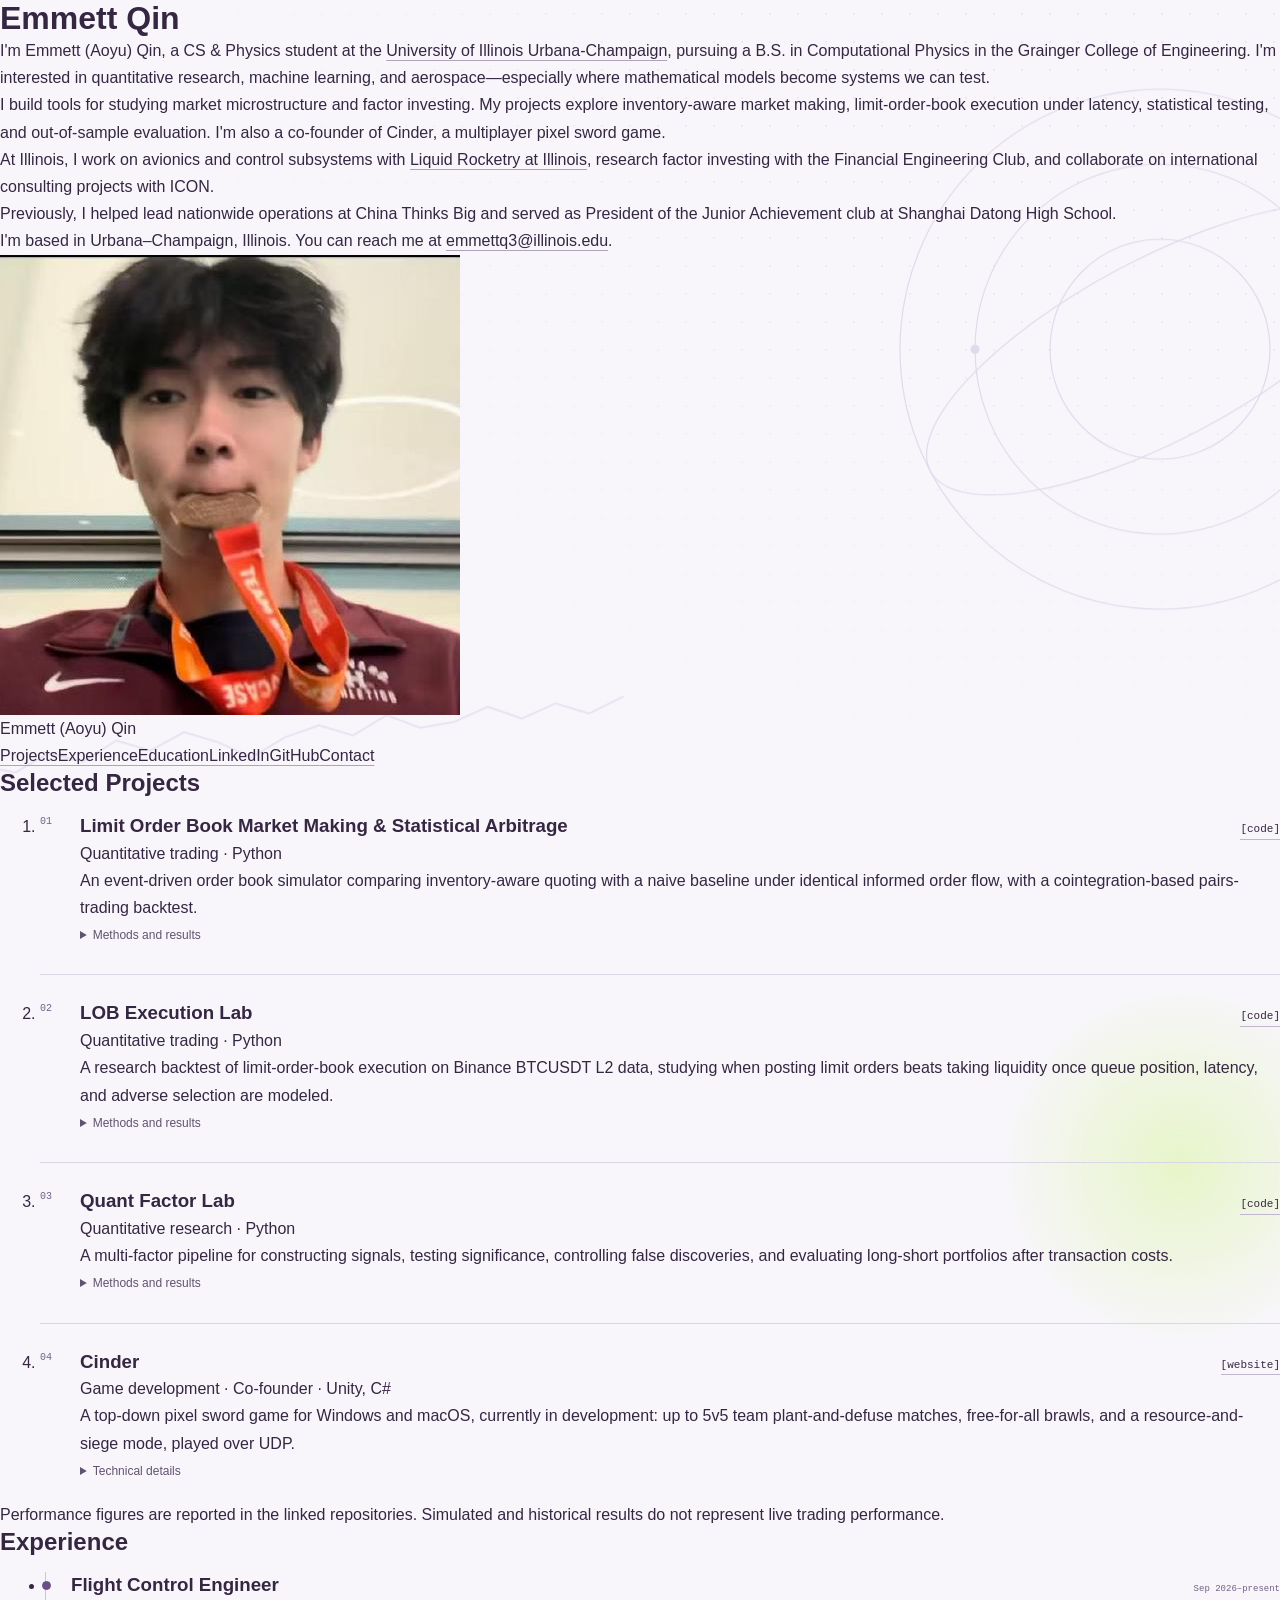
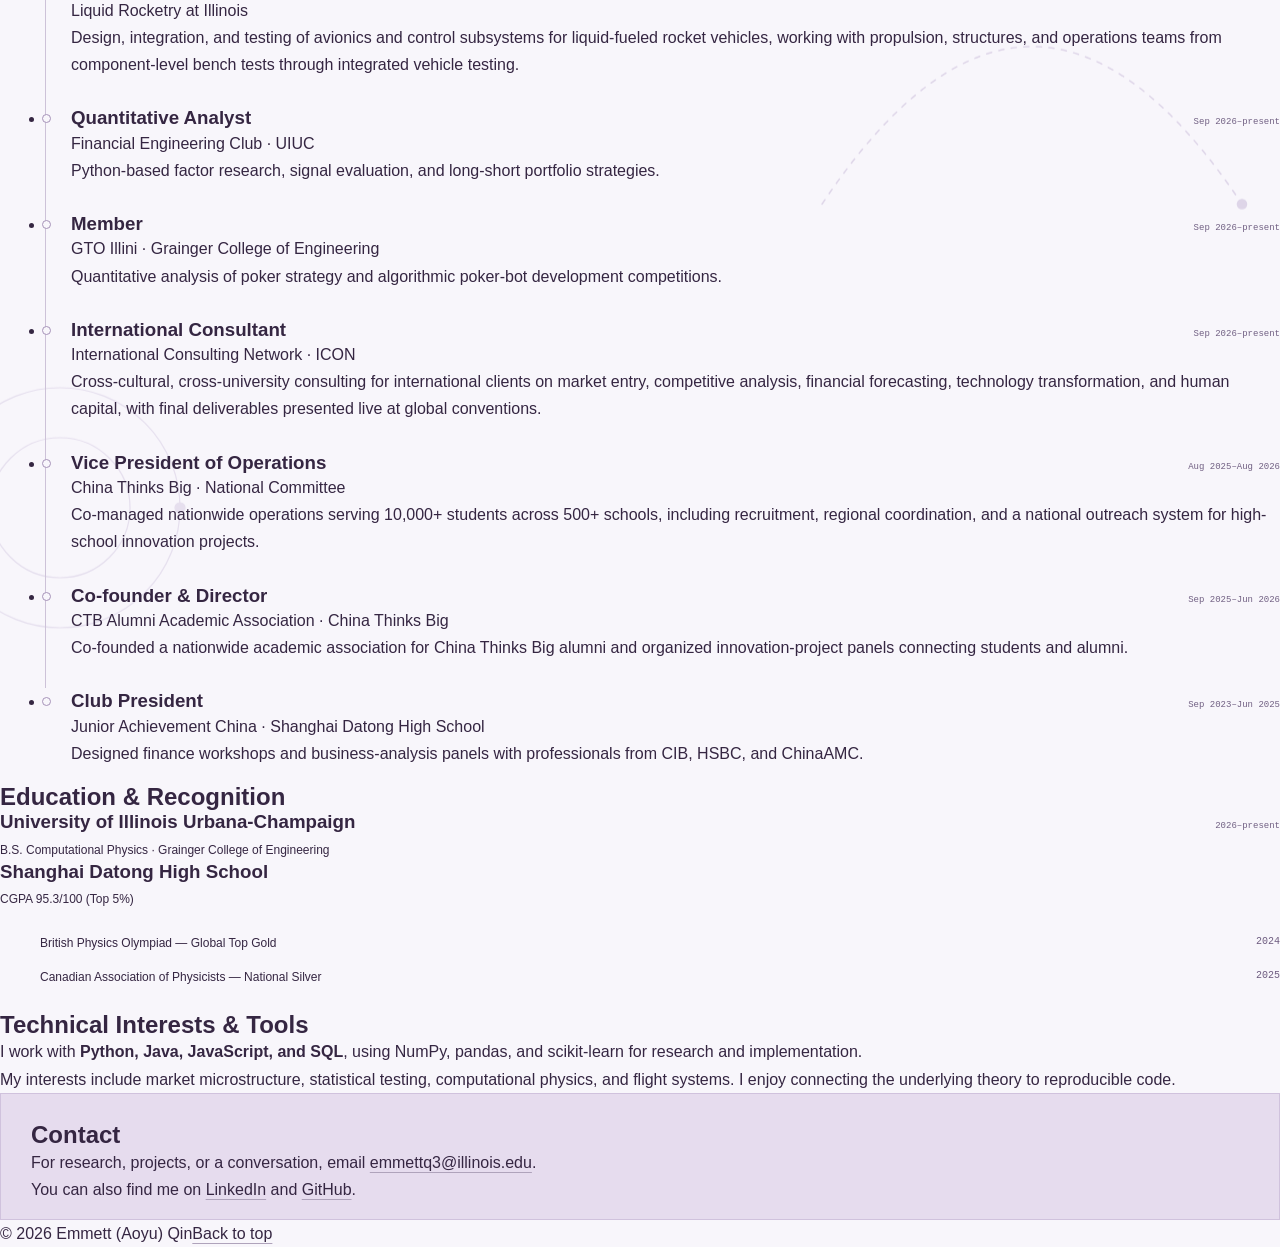
<file: index.html>
<!doctype html>
<html lang="en">
<head>
<meta charset="utf-8"><meta name="viewport" content="width=device-width,initial-scale=1">
<title>Emmett Qin</title>
<meta name="description" content="Emmett (Aoyu) Qin is a computational physics student at UIUC working on quantitative research, flight systems, and game development.">
<meta name="theme-color" content="#ffffff">
<link rel="icon" type="image/svg+xml" href="data:image/svg+xml,%3Csvg xmlns='http://www.w3.org/2000/svg' viewBox='0 0 40 40'%3E%3Crect width='40' height='40' rx='9' fill='%23101715'/%3E%3Ctext x='20' y='28' text-anchor='middle' font-family='Arial' font-size='25' font-weight='700' fill='%23ccf477'%3Ee%3C/text%3E%3C/svg%3E">
<link rel="stylesheet" href="style.css">
<link rel="stylesheet" href="parallax.css">
<script>document.documentElement.classList.add("js")</script>
</head>
<body>
<a class="skip" href="#work">Skip to projects</a>
<div class="bg-grid" aria-hidden="true"></div>
<div class="bg" aria-hidden="true">
<div class="px orbit" data-speed=".28" data-rotate=".012"><svg viewBox="0 0 560 560" stroke-width="1.2"><circle cx="280" cy="280" r="260"/><circle cx="280" cy="280" r="185"/><circle cx="280" cy="280" r="110"/><ellipse cx="280" cy="280" rx="260" ry="90" transform="rotate(-28 280 280)"/><circle cx="540" cy="280" r="6" fill="currentColor"/><circle cx="95" cy="280" r="4" fill="currentColor"/></svg></div>
<div class="px pricing" data-speed=".16"><svg viewBox="0 0 900 180" stroke-width="2" stroke-linejoin="round" stroke-linecap="round"><polyline points="0,120 40,110 80,125 120,100 160,108 200,85 240,95 280,70 320,82 360,60 400,72 440,90 480,66 520,52 560,64 600,40 640,55 680,48 720,30 760,44 800,26 840,38 880,18"/></svg></div>
<div class="px blob" data-speed=".32"></div>
<div class="px arc" data-speed=".22"><svg viewBox="0 0 400 220" stroke-width="1.4" stroke-dasharray="5 7" stroke-linecap="round"><path d="M0 210 Q 200 -90 400 210"/><circle cx="400" cy="210" r="5" fill="currentColor" stroke="none"/></svg></div>
<div class="px orbit small" data-speed=".2" data-rotate="-.015"><svg viewBox="0 0 260 260" stroke-width="1.2"><circle cx="130" cy="130" r="120"/><circle cx="130" cy="130" r="70"/><circle cx="250" cy="130" r="5" fill="currentColor"/></svg></div>
</div>
<main id="top" class="page">
<header id="about" class="intro">
<h1>Emmett Qin</h1>
<div class="intro-grid"><div class="bio">
<p>I'm Emmett (Aoyu) Qin, a CS & Physics student at the <a href="https://illinois.edu/">University of Illinois Urbana-Champaign</a>, pursuing a B.S. in Computational Physics in the Grainger College of Engineering. I'm interested in quantitative research, machine learning, and aerospace—especially where mathematical models become systems we can test.</p>
<p>I build tools for studying market microstructure and factor investing. My projects explore inventory-aware market making, limit-order-book execution under latency, statistical testing, and out-of-sample evaluation. I'm also a co-founder of Cinder, a multiplayer pixel sword game.</p>
<p>At Illinois, I work on avionics and control subsystems with <a href="#experience">Liquid Rocketry at Illinois</a>, research factor investing with the Financial Engineering Club, and collaborate on international consulting projects with ICON.</p>
<p>Previously, I helped lead nationwide operations at China Thinks Big and served as President of the Junior Achievement club at Shanghai Datong High School.</p>
<p>I'm based in Urbana–Champaign, Illinois. You can reach me at <a href="mailto:emmettq3@illinois.edu">emmettq3@illinois.edu</a>.</p>
</div><figure class="portrait" data-speed=".12" data-anchor="top" data-max="56"><img src="portrait.jpg" alt="Emmett Qin with a medal" width="460" height="460" fetchpriority="high"><figcaption>Emmett (Aoyu) Qin</figcaption></figure></div>
<nav aria-label="Main navigation"><a href="#work">Projects</a><a href="#experience">Experience</a><a href="#education">Education</a><a href="https://www.linkedin.com/in/emmett-qin-b122a6406/">LinkedIn</a><a href="https://github.com/emt-Q">GitHub</a><a href="#contact">Contact</a></nav>
</header>
<section class="reveal" id="work" aria-labelledby="work-title"><h2 id="work-title">Selected Projects</h2>
<ol class="projects">
<li class="reveal"><div class="entry-heading"><h3>Limit Order Book Market Making & Statistical Arbitrage</h3><a class="resource" href="https://github.com/emt-Q/lob-market-maker">[code]</a></div><p class="meta">Quantitative trading · Python</p><p>An event-driven order book simulator comparing inventory-aware quoting with a naive baseline under identical informed order flow, with a cointegration-based pairs-trading backtest.</p><details><summary>Methods and results</summary><div class="detail-body"><p>Price-time priority, reservation-price quoting, position limits, adverse-selection measurement, and rolling OLS hedge ratios.</p><p>The inventory-aware agent reports a session Sharpe of <strong>15.9</strong>, versus <strong>−13.6</strong> for the naive baseline. This is a controlled simulation using seed 7 and 6,000 ticks, not live trading.</p></div></details></li>
<li class="reveal"><div class="entry-heading"><h3>LOB Execution Lab</h3><a class="resource" href="https://github.com/emt-Q/lob-execution-lab">[code]</a></div><p class="meta">Quantitative trading · Python</p><p>A research backtest of limit-order-book execution on Binance BTCUSDT L2 data, studying when posting limit orders beats taking liquidity once queue position, latency, and adverse selection are modeled.</p><details><summary>Methods and results</summary><div class="detail-body"><p>Tick-by-tick book reconstruction, FIFO queue-position fill simulation with symmetric latency, and walk-forward order-flow signals (queue imbalance, microprice, OFI) driving four execution strategies over 200 paired parent orders at 0, 10, 50, and 100 ms.</p><p>On the synthetic stream (seed 7), the signal-driven adaptive strategy reaches a 20-tick markout of <strong>+0.20</strong> ticks at zero latency, versus <strong>−1.25</strong> for market-taking, but falls to <strong>−1.08</strong> at 100 ms. Passive strategies degrade fastest with latency. The reported numbers use synthetic data and a frozen-book assumption, not live trading.</p></div></details></li>
<li class="reveal"><div class="entry-heading"><h3>Quant Factor Lab</h3><a class="resource" href="https://github.com/emt-Q/quant-factor-lab">[code]</a></div><p class="meta">Quantitative research · Python</p><p>A multi-factor pipeline for constructing signals, testing significance, controlling false discoveries, and evaluating long-short portfolios after transaction costs.</p><details><summary>Methods and results</summary><div class="detail-body"><p>Nine curated signals are evaluated with IC, Rank-IC, t-tests, and BHY-FDR correction before out-of-sample portfolio evaluation.</p><p>Synthetic validation with planted alpha reports a <strong>7.29</strong> Sharpe. The real-data long-short reference reports <strong>0.83</strong> across 20 mega-cap stocks over 2019–2024, with only 15 out-of-sample rebalances.</p></div></details></li>
<li class="reveal"><div class="entry-heading"><h3>Cinder</h3><a class="resource" href="https://cinderduel.com/">[website]</a></div><p class="meta">Game development · Co-founder · Unity, C#</p><p>A top-down pixel sword game for Windows and macOS, currently in development: up to 5v5 team plant-and-defuse matches, free-for-all brawls, and a resource-and-siege mode, played over UDP.</p><details><summary>Technical details</summary><div class="detail-body"><p>Authoritative dedicated-server architecture with a fixed 60 Hz simulation, 30 Hz snapshots, client-side prediction and reconciliation, and interpolated remote players, plus adaptive-skill bots that play as coordinated teams.</p><p>Edit-mode tests cover combat, collision, rounds, and snapshot encoding, and every push builds the Windows and macOS players in CI. The game has not been released yet.</p></div></details></li>
</ol><p class="note">Performance figures are reported in the linked repositories. Simulated and historical results do not represent live trading performance.</p>
</section>
<section class="reveal" id="experience" aria-labelledby="experience-title"><h2 id="experience-title">Experience</h2>
<ul class="experience-list">
<li class="reveal"><div class="entry-heading"><h3>Flight Control Engineer</h3><span class="date">Sep 2026–present</span></div><p class="organization">Liquid Rocketry at Illinois</p><p>Design, integration, and testing of avionics and control subsystems for liquid-fueled rocket vehicles, working with propulsion, structures, and operations teams from component-level bench tests through integrated vehicle testing.</p></li>
<li class="reveal"><div class="entry-heading"><h3>Quantitative Analyst</h3><span class="date">Sep 2026–present</span></div><p class="organization">Financial Engineering Club · UIUC</p><p>Python-based factor research, signal evaluation, and long-short portfolio strategies.</p></li>
<li class="reveal"><div class="entry-heading"><h3>Member</h3><span class="date">Sep 2026–present</span></div><p class="organization">GTO Illini · Grainger College of Engineering</p><p>Quantitative analysis of poker strategy and algorithmic poker-bot development competitions.</p></li>
<li class="reveal"><div class="entry-heading"><h3>International Consultant</h3><span class="date">Sep 2026–present</span></div><p class="organization">International Consulting Network · ICON</p><p>Cross-cultural, cross-university consulting for international clients on market entry, competitive analysis, financial forecasting, technology transformation, and human capital, with final deliverables presented live at global conventions.</p></li>
<li class="reveal"><div class="entry-heading"><h3>Vice President of Operations</h3><span class="date">Aug 2025–Aug 2026</span></div><p class="organization">China Thinks Big · National Committee</p><p>Co-managed nationwide operations serving 10,000+ students across 500+ schools, including recruitment, regional coordination, and a national outreach system for high-school innovation projects.</p></li>
<li class="reveal"><div class="entry-heading"><h3>Co-founder & Director</h3><span class="date">Sep 2025–Jun 2026</span></div><p class="organization">CTB Alumni Academic Association · China Thinks Big</p><p>Co-founded a nationwide academic association for China Thinks Big alumni and organized innovation-project panels connecting students and alumni.</p></li>
<li class="reveal"><div class="entry-heading"><h3>Club President</h3><span class="date">Sep 2023–Jun 2025</span></div><p class="organization">Junior Achievement China · Shanghai Datong High School</p><p>Designed finance workshops and business-analysis panels with professionals from CIB, HSBC, and ChinaAMC.</p></li>
</ul></section>
<section class="reveal" id="education" aria-labelledby="education-title"><h2 id="education-title">Education & Recognition</h2><div class="entry-heading"><h3>University of Illinois Urbana-Champaign</h3><span class="date">2026–present</span></div><p>B.S. Computational Physics · Grainger College of Engineering</p><div class="entry-heading"><h3>Shanghai Datong High School</h3></div><p>CGPA 95.3/100 (Top 5%)</p><ul class="awards"><li>British Physics Olympiad — Global Top Gold <span class="award-year">2024</span></li><li>Canadian Association of Physicists — National Silver <span class="award-year">2025</span></li></ul></section>
<section class="reveal" id="skills" aria-labelledby="skills-title"><h2 id="skills-title">Technical Interests & Tools</h2><p>I work with <strong>Python, Java, JavaScript, and SQL</strong>, using NumPy, pandas, and scikit-learn for research and implementation.</p><p>My interests include market microstructure, statistical testing, computational physics, and flight systems. I enjoy connecting the underlying theory to reproducible code.</p></section>
<section class="reveal" id="contact" aria-labelledby="contact-title"><h2 id="contact-title">Contact</h2><p>For research, projects, or a conversation, email <a href="mailto:emmettq3@illinois.edu">emmettq3@illinois.edu</a>.</p><p>You can also find me on <a href="https://www.linkedin.com/in/emmett-qin-b122a6406/">LinkedIn</a> and <a href="https://github.com/emt-Q">GitHub</a>.</p></section>
<footer><span>© 2026 Emmett (Aoyu) Qin</span><a href="#top">Back to top</a></footer>
</main>
<script src="parallax.js" defer></script>
</body></html>
</file>
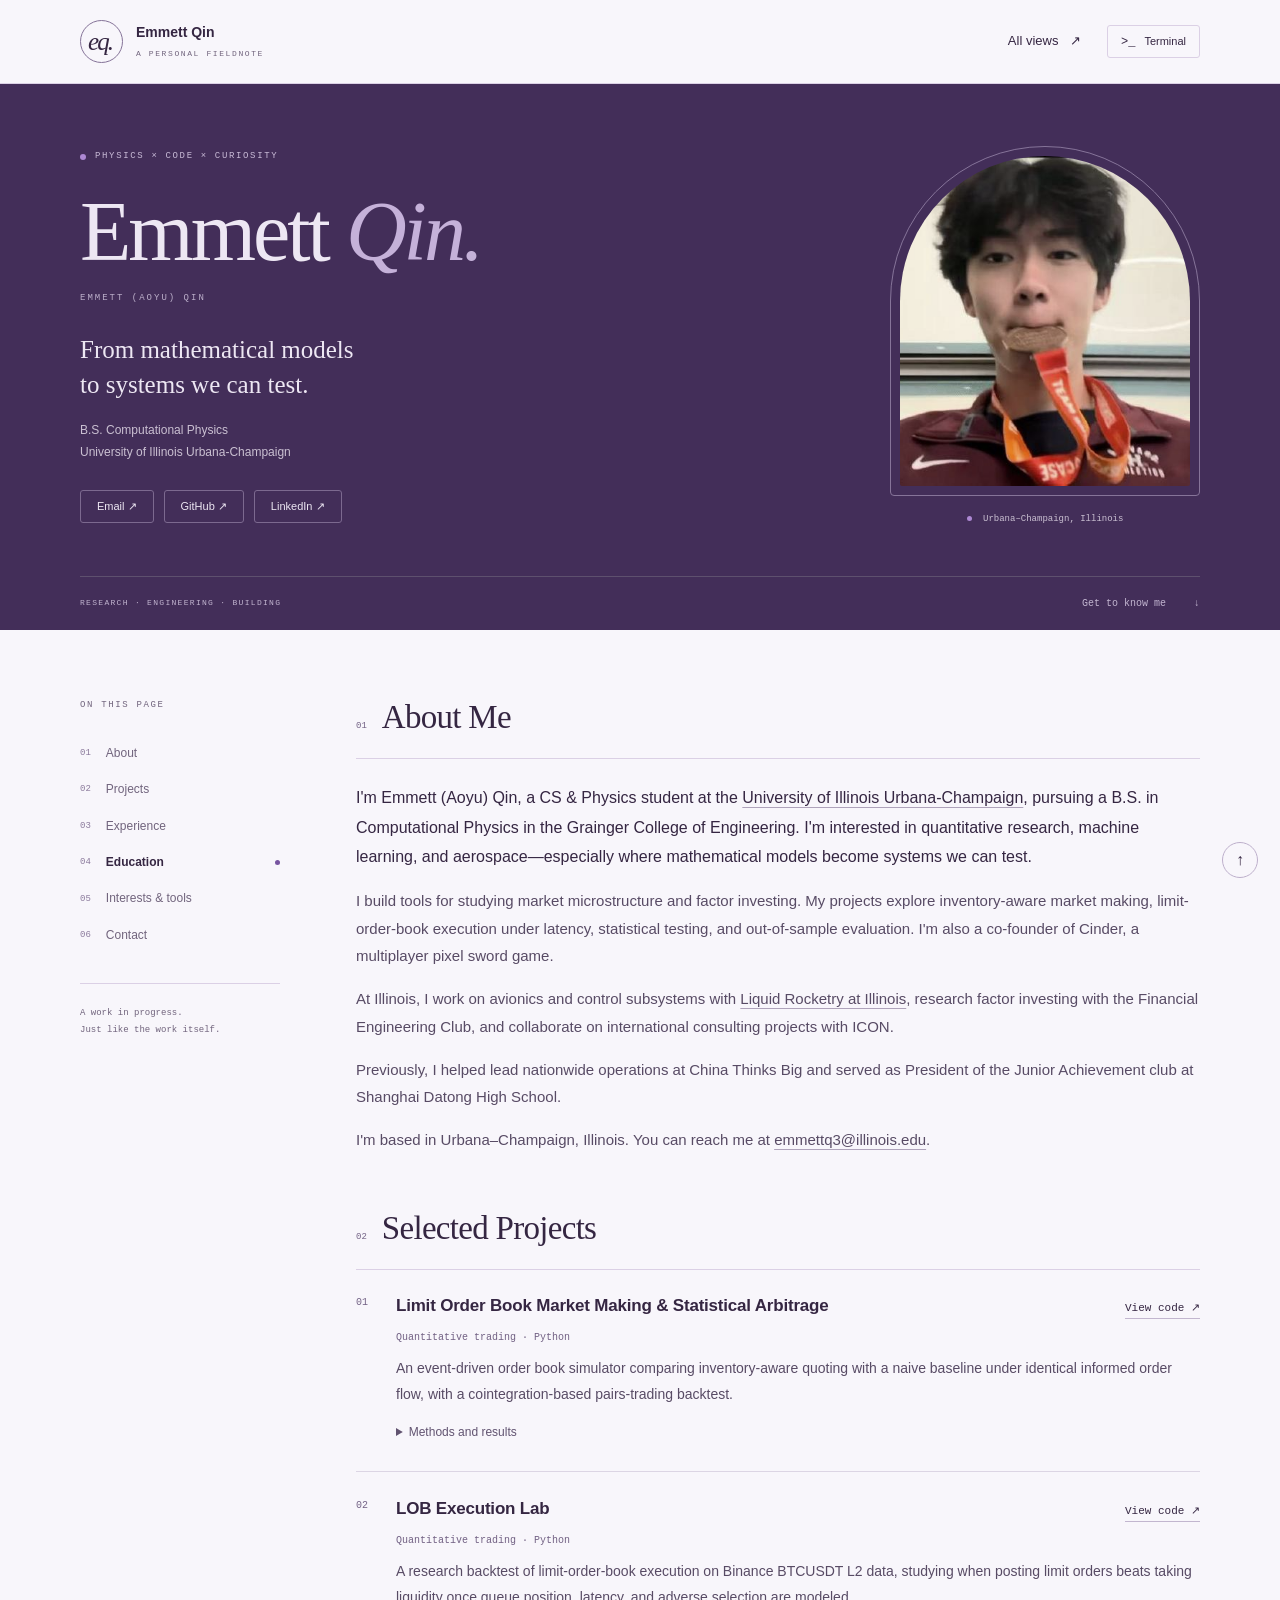
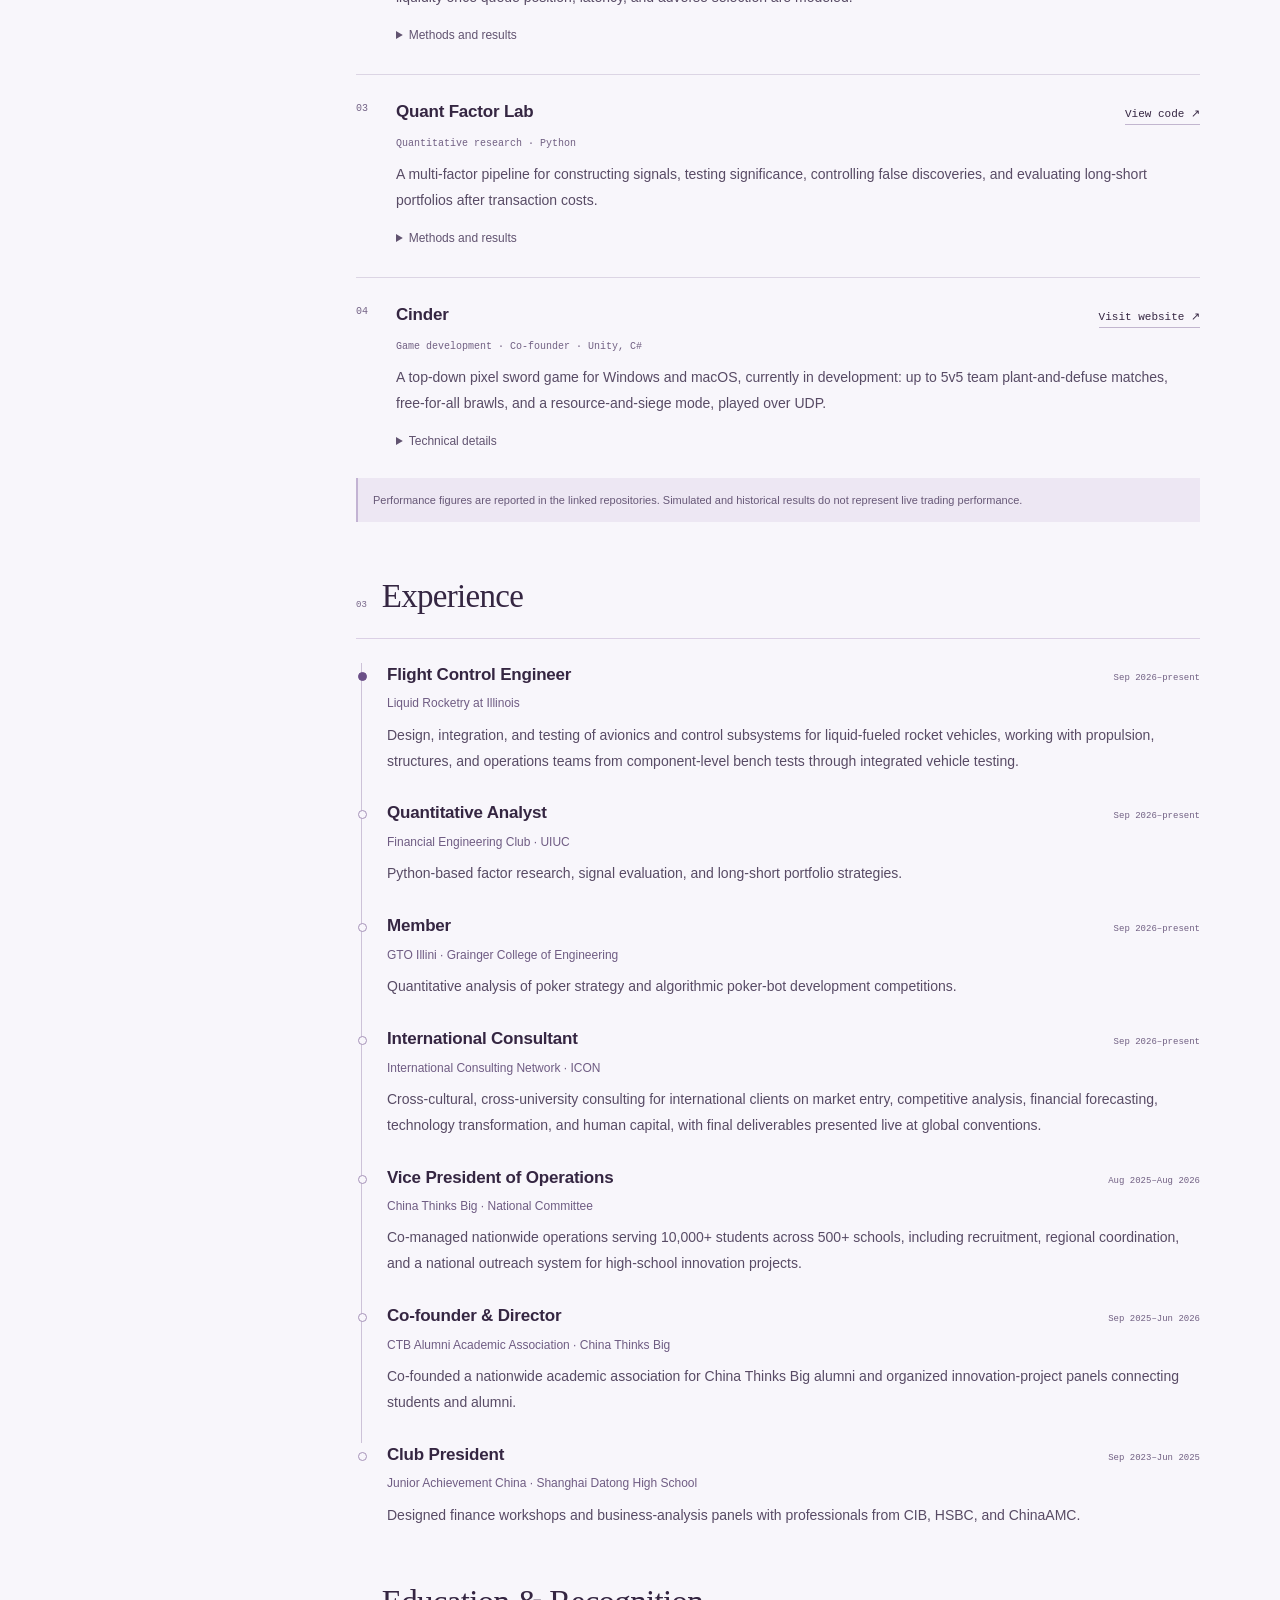
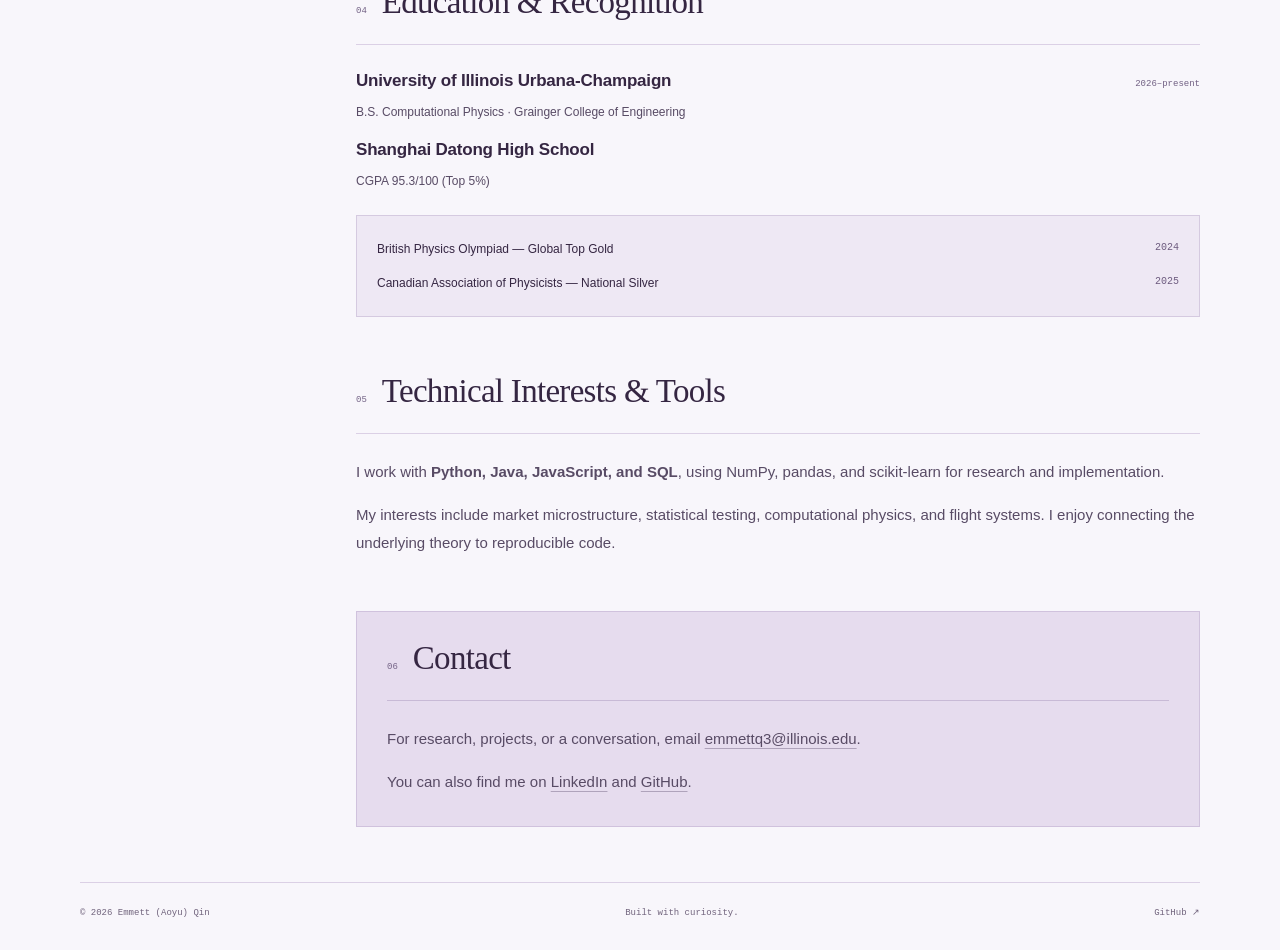
<file: classic/index.html>
<!doctype html>
<html lang="en">
<head>
  <meta charset="utf-8">
  <meta name="viewport" content="width=device-width, initial-scale=1">
  <title>Emmett Qin | Profile</title>
  <meta name="description" content="Emmett (Aoyu) Qin — Computational Physics at UIUC. Exploring quantitative research, flight systems, and game development.">
  <meta name="theme-color" content="#f2eef8">
  <link rel="icon" type="image/svg+xml" href="data:image/svg+xml,%3Csvg xmlns='http://www.w3.org/2000/svg' viewBox='0 0 40 40'%3E%3Crect width='40' height='40' rx='9' fill='%2339264c'/%3E%3Ctext x='20' y='28' text-anchor='middle' font-family='Arial' font-size='25' font-weight='700' fill='%23dbc2f4'%3Ee%3C/text%3E%3C/svg%3E">
  <link rel="stylesheet" href="../style.css">
  <script src="../site.js" defer></script>
</head>
<body class="profile-page" id="top">
<a class="skip" href="#about">Skip to profile</a>
<header class="site-header profile-header"><a class="brand" href="../" aria-label="Emmett Qin — home"><span class="monogram" aria-hidden="true">eq.</span><span>Emmett Qin<span class="brand-caption">A PERSONAL FIELDNOTE</span></span></a><nav aria-label="View navigation"><a class="header-link" href="../">All views <span aria-hidden="true">↗</span></a><a class="terminal-switch" href="../terminal/"><span aria-hidden="true">&gt;_</span> Terminal</a></nav></header>
<main>
  <section class="profile-hero" aria-labelledby="profile-title">
    <div class="hero-inner"><div class="hero-copy">
      <div class="eyebrow"><span class="status-dot" aria-hidden="true"></span> PHYSICS × CODE × CURIOSITY</div>
      <h1 id="profile-title">Emmett <em>Qin.</em></h1>
      <p class="hero-name">EMMETT (AOYU) QIN</p>
      <p class="hero-description">From mathematical models<br>to systems we can test.</p>
      <p class="hero-school">B.S. Computational Physics<br>University of Illinois Urbana-Champaign</p>
      <div class="social-links"><a href="mailto:emmettq3@illinois.edu">Email ↗</a><a href="https://github.com/emt-Q">GitHub ↗</a><a href="https://www.linkedin.com/in/emmett-qin-b122a6406/">LinkedIn ↗</a></div>
    </div><figure class="hero-portrait"><div class="portrait-frame"><img src="../portrait.jpg" width="460" height="460" alt="Emmett Qin with a medal" fetchpriority="high"></div><figcaption><span class="status-dot" aria-hidden="true"></span> Urbana–Champaign, Illinois</figcaption></figure></div>
    <div class="hero-bottom"><span>RESEARCH · ENGINEERING · BUILDING</span><a href="#about">Get to know me <span aria-hidden="true">↓</span></a></div>
  </section>
  <div class="profile-layout">
    <aside class="profile-sidebar"><nav aria-label="On this page"><p class="eyebrow">ON THIS PAGE</p><a href="#about"><span>01</span>About</a><a href="#work"><span>02</span>Projects</a><a href="#experience"><span>03</span>Experience</a><a href="#education"><span>04</span>Education</a><a href="#skills"><span>05</span>Interests & tools</a><a href="#contact"><span>06</span>Contact</a></nav><p class="sidebar-note">A work in progress.<br>Just like the work itself.</p></aside>
    <div class="profile-content"><section id="about" aria-labelledby="about-title"><h2 id="about-title">About Me</h2><div class="bio">
<p>I'm Emmett (Aoyu) Qin, a CS & Physics student at the <a href="https://illinois.edu/">University of Illinois Urbana-Champaign</a>, pursuing a B.S. in Computational Physics in the Grainger College of Engineering. I'm interested in quantitative research, machine learning, and aerospace—especially where mathematical models become systems we can test.</p>
<p>I build tools for studying market microstructure and factor investing. My projects explore inventory-aware market making, limit-order-book execution under latency, statistical testing, and out-of-sample evaluation. I'm also a co-founder of Cinder, a multiplayer pixel sword game.</p>
<p>At Illinois, I work on avionics and control subsystems with <a href="#experience">Liquid Rocketry at Illinois</a>, research factor investing with the Financial Engineering Club, and collaborate on international consulting projects with ICON.</p>
<p>Previously, I helped lead nationwide operations at China Thinks Big and served as President of the Junior Achievement club at Shanghai Datong High School.</p>
<p>I'm based in Urbana–Champaign, Illinois. You can reach me at <a href="mailto:emmettq3@illinois.edu">emmettq3@illinois.edu</a>.</p>
</div></section><section id="work" aria-labelledby="work-title"><h2 id="work-title">Selected Projects</h2>
<ol class="projects">
<li><div class="entry-heading"><h3>Limit Order Book Market Making & Statistical Arbitrage</h3><a class="resource" href="https://github.com/emt-Q/lob-market-maker">View code ↗</a></div><p class="meta">Quantitative trading · Python</p><p>An event-driven order book simulator comparing inventory-aware quoting with a naive baseline under identical informed order flow, with a cointegration-based pairs-trading backtest.</p><details><summary>Methods and results</summary><div class="detail-body"><p>Price-time priority, reservation-price quoting, position limits, adverse-selection measurement, and rolling OLS hedge ratios.</p><p>The inventory-aware agent reports a session Sharpe of <strong>15.9</strong>, versus <strong>−13.6</strong> for the naive baseline. This is a controlled simulation using seed 7 and 6,000 ticks, not live trading.</p></div></details></li>
<li><div class="entry-heading"><h3>LOB Execution Lab</h3><a class="resource" href="https://github.com/emt-Q/lob-execution-lab">View code ↗</a></div><p class="meta">Quantitative trading · Python</p><p>A research backtest of limit-order-book execution on Binance BTCUSDT L2 data, studying when posting limit orders beats taking liquidity once queue position, latency, and adverse selection are modeled.</p><details><summary>Methods and results</summary><div class="detail-body"><p>Tick-by-tick book reconstruction, FIFO queue-position fill simulation with symmetric latency, and walk-forward order-flow signals (queue imbalance, microprice, OFI) driving four execution strategies over 200 paired parent orders at 0, 10, 50, and 100 ms.</p><p>On the synthetic stream (seed 7), the signal-driven adaptive strategy reaches a 20-tick markout of <strong>+0.20</strong> ticks at zero latency, versus <strong>−1.25</strong> for market-taking, but falls to <strong>−1.08</strong> at 100 ms. Passive strategies degrade fastest with latency. The reported numbers use synthetic data and a frozen-book assumption, not live trading.</p></div></details></li>
<li><div class="entry-heading"><h3>Quant Factor Lab</h3><a class="resource" href="https://github.com/emt-Q/quant-factor-lab">View code ↗</a></div><p class="meta">Quantitative research · Python</p><p>A multi-factor pipeline for constructing signals, testing significance, controlling false discoveries, and evaluating long-short portfolios after transaction costs.</p><details><summary>Methods and results</summary><div class="detail-body"><p>Nine curated signals are evaluated with IC, Rank-IC, t-tests, and BHY-FDR correction before out-of-sample portfolio evaluation.</p><p>Synthetic validation with planted alpha reports a <strong>7.29</strong> Sharpe. The real-data long-short reference reports <strong>0.83</strong> across 20 mega-cap stocks over 2019–2024, with only 15 out-of-sample rebalances.</p></div></details></li>
<li><div class="entry-heading"><h3>Cinder</h3><a class="resource" href="https://cinderduel.com/">Visit website ↗</a></div><p class="meta">Game development · Co-founder · Unity, C#</p><p>A top-down pixel sword game for Windows and macOS, currently in development: up to 5v5 team plant-and-defuse matches, free-for-all brawls, and a resource-and-siege mode, played over UDP.</p><details><summary>Technical details</summary><div class="detail-body"><p>Authoritative dedicated-server architecture with a fixed 60 Hz simulation, 30 Hz snapshots, client-side prediction and reconciliation, and interpolated remote players, plus adaptive-skill bots that play as coordinated teams.</p><p>Edit-mode tests cover combat, collision, rounds, and snapshot encoding, and every push builds the Windows and macOS players in CI. The game has not been released yet.</p></div></details></li>
</ol><p class="note">Performance figures are reported in the linked repositories. Simulated and historical results do not represent live trading performance.</p>
</section>
<section id="experience" aria-labelledby="experience-title"><h2 id="experience-title">Experience</h2>
<ul class="experience-list">
<li><div class="entry-heading"><h3>Flight Control Engineer</h3><span class="date">Sep 2026–present</span></div><p class="organization">Liquid Rocketry at Illinois</p><p>Design, integration, and testing of avionics and control subsystems for liquid-fueled rocket vehicles, working with propulsion, structures, and operations teams from component-level bench tests through integrated vehicle testing.</p></li>
<li><div class="entry-heading"><h3>Quantitative Analyst</h3><span class="date">Sep 2026–present</span></div><p class="organization">Financial Engineering Club · UIUC</p><p>Python-based factor research, signal evaluation, and long-short portfolio strategies.</p></li>
<li><div class="entry-heading"><h3>Member</h3><span class="date">Sep 2026–present</span></div><p class="organization">GTO Illini · Grainger College of Engineering</p><p>Quantitative analysis of poker strategy and algorithmic poker-bot development competitions.</p></li>
<li><div class="entry-heading"><h3>International Consultant</h3><span class="date">Sep 2026–present</span></div><p class="organization">International Consulting Network · ICON</p><p>Cross-cultural, cross-university consulting for international clients on market entry, competitive analysis, financial forecasting, technology transformation, and human capital, with final deliverables presented live at global conventions.</p></li>
<li><div class="entry-heading"><h3>Vice President of Operations</h3><span class="date">Aug 2025–Aug 2026</span></div><p class="organization">China Thinks Big · National Committee</p><p>Co-managed nationwide operations serving 10,000+ students across 500+ schools, including recruitment, regional coordination, and a national outreach system for high-school innovation projects.</p></li>
<li><div class="entry-heading"><h3>Co-founder & Director</h3><span class="date">Sep 2025–Jun 2026</span></div><p class="organization">CTB Alumni Academic Association · China Thinks Big</p><p>Co-founded a nationwide academic association for China Thinks Big alumni and organized innovation-project panels connecting students and alumni.</p></li>
<li><div class="entry-heading"><h3>Club President</h3><span class="date">Sep 2023–Jun 2025</span></div><p class="organization">Junior Achievement China · Shanghai Datong High School</p><p>Designed finance workshops and business-analysis panels with professionals from CIB, HSBC, and ChinaAMC.</p></li>
</ul></section>
<section id="education" aria-labelledby="education-title"><h2 id="education-title">Education & Recognition</h2><div class="entry-heading"><h3>University of Illinois Urbana-Champaign</h3><span class="date">2026–present</span></div><p>B.S. Computational Physics · Grainger College of Engineering</p><div class="entry-heading"><h3>Shanghai Datong High School</h3></div><p>CGPA 95.3/100 (Top 5%)</p><ul class="awards"><li>British Physics Olympiad — Global Top Gold <span class="award-year">2024</span></li><li>Canadian Association of Physicists — National Silver <span class="award-year">2025</span></li></ul></section>
<section id="skills" aria-labelledby="skills-title"><h2 id="skills-title">Technical Interests & Tools</h2><p>I work with <strong>Python, Java, JavaScript, and SQL</strong>, using NumPy, pandas, and scikit-learn for research and implementation.</p><p>My interests include market microstructure, statistical testing, computational physics, and flight systems. I enjoy connecting the underlying theory to reproducible code.</p></section>
<section id="contact" aria-labelledby="contact-title"><h2 id="contact-title">Contact</h2><p>For research, projects, or a conversation, email <a href="mailto:emmettq3@illinois.edu">emmettq3@illinois.edu</a>.</p><p>You can also find me on <a href="https://www.linkedin.com/in/emmett-qin-b122a6406/">LinkedIn</a> and <a href="https://github.com/emt-Q">GitHub</a>.</p></section>
</div>
  </div>
</main>
<div class="footer-wrap"><footer class="site-footer"><span>© 2026 Emmett (Aoyu) Qin</span><span>Built with curiosity.</span><a href="https://github.com/emt-Q">GitHub ↗</a></footer></div>
<a class="back-top" href="#top" aria-label="Back to top">↑</a>
</body></html>
</file>
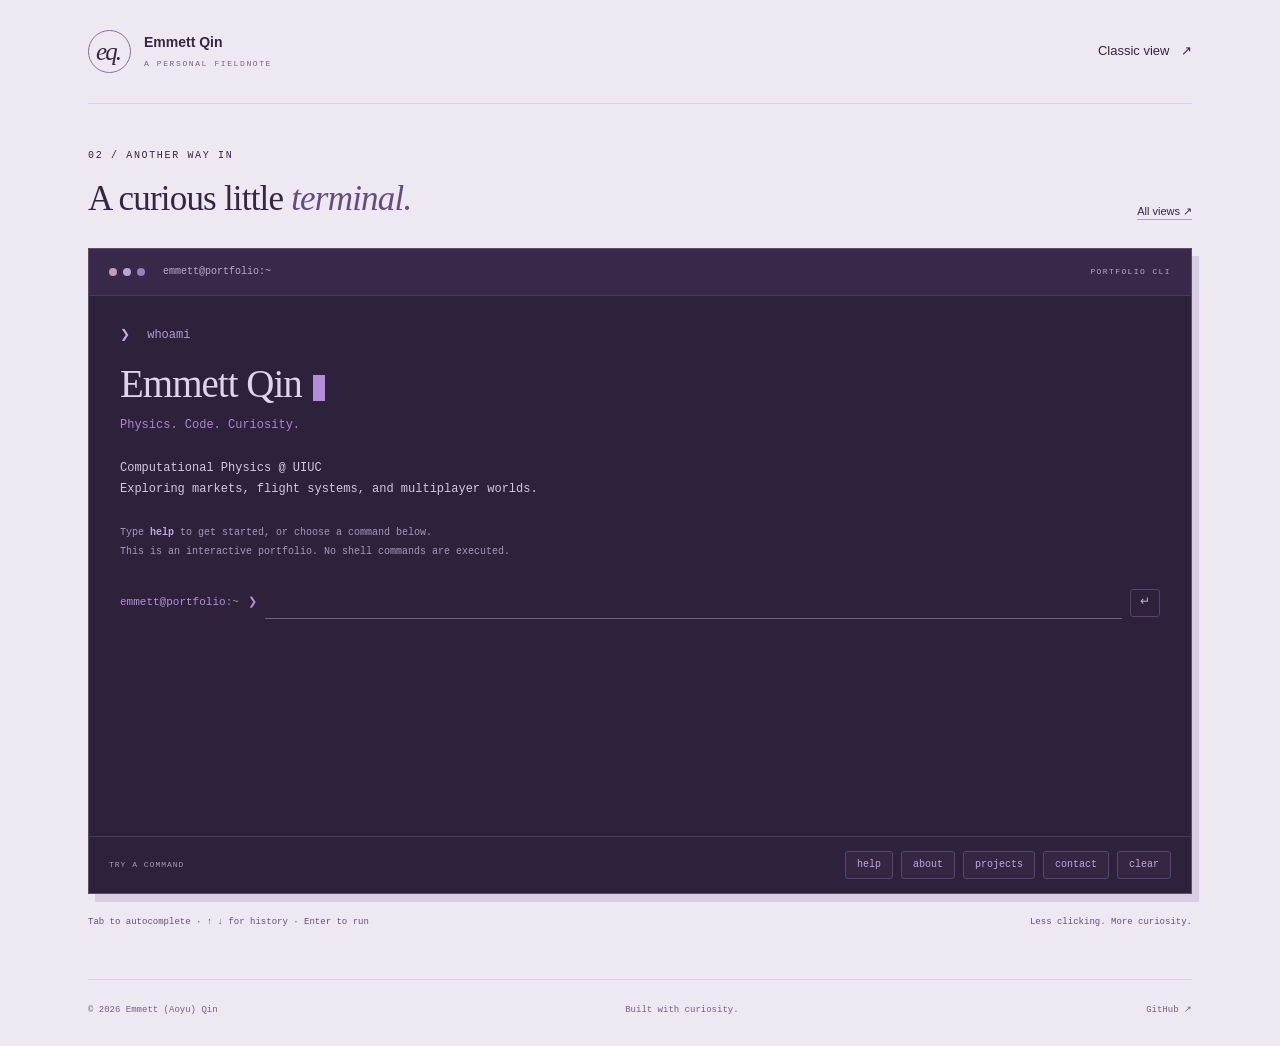
<file: terminal/index.html>
<!doctype html>
<html lang="en">
<head>
  <meta charset="utf-8">
  <meta name="viewport" content="width=device-width, initial-scale=1">
  <title>Emmett Qin | Terminal</title>
  <meta name="description" content="Emmett (Aoyu) Qin — Computational Physics at UIUC. Exploring quantitative research, flight systems, and game development.">
  <meta name="theme-color" content="#f2eef8">
  <link rel="icon" type="image/svg+xml" href="data:image/svg+xml,%3Csvg xmlns='http://www.w3.org/2000/svg' viewBox='0 0 40 40'%3E%3Crect width='40' height='40' rx='9' fill='%2339264c'/%3E%3Ctext x='20' y='28' text-anchor='middle' font-family='Arial' font-size='25' font-weight='700' fill='%23dbc2f4'%3Ee%3C/text%3E%3C/svg%3E">
  <link rel="stylesheet" href="../style.css">
  <script src="../site.js" defer></script>
</head>
<body class="terminal-page">
<a class="skip" href="#command-input">Skip to command input</a>
<div class="terminal-shell">
  <header class="site-header"><a class="brand" href="../" aria-label="Emmett Qin — home"><span class="monogram" aria-hidden="true">eq.</span><span>Emmett Qin<span class="brand-caption">A PERSONAL FIELDNOTE</span></span></a><a class="header-link" href="../classic/">Classic view <span aria-hidden="true">↗</span></a></header>
  <main class="terminal-main">
    <div class="terminal-intro"><div><p class="eyebrow">02 / ANOTHER WAY IN</p><h1>A curious little <em>terminal.</em></h1></div><a href="../">All views ↗</a></div>
    <section class="terminal-window" aria-label="Interactive portfolio terminal">
      <div class="terminal-titlebar"><div class="window-dots" aria-hidden="true"><i></i><i></i><i></i></div><span>emmett@portfolio:~</span><span class="terminal-label">PORTFOLIO CLI</span></div>
      <div class="terminal-screen" id="terminal-screen" tabindex="0" aria-label="Terminal output and command input">
        <div class="terminal-welcome"><p class="terminal-command"><span>❯</span> whoami</p><h2>Emmett Qin<span class="cursor" aria-hidden="true"></span></h2><p class="terminal-tagline">Physics. Code. Curiosity.</p><p>Computational Physics @ UIUC<br>Exploring markets, flight systems, and multiplayer worlds.</p><p class="terminal-tip">Type <strong>help</strong> to get started, or choose a command below.<br>This is an interactive portfolio. No shell commands are executed.</p></div>
        <div id="terminal-output" role="log" aria-live="polite" aria-label="Command results" aria-relevant="additions"></div>
        <form id="terminal-form" class="terminal-form" autocomplete="off"><label for="command-input"><span class="prompt-user">emmett@portfolio</span><span class="prompt-location">:~</span><span class="prompt-arrow" aria-hidden="true">❯</span><span class="sr-only">Enter a portfolio command</span></label><input id="command-input" name="command" type="text" spellcheck="false" autocapitalize="off" maxlength="200" enterkeyhint="send" aria-describedby="command-hint"><button type="submit" aria-label="Run command">↵</button></form>
        <noscript><p>Enable JavaScript to use the terminal, or <a href="../classic/">read the complete profile</a>.</p></noscript>
      </div>
      <div class="terminal-toolbar" aria-label="Quick commands"><span>TRY A COMMAND</span><button type="button" data-command="help">help</button><button type="button" data-command="about">about</button><button type="button" data-command="projects">projects</button><button type="button" data-command="contact">contact</button><button type="button" data-command="clear">clear</button></div>
    </section>
    <p class="terminal-hint" id="command-hint"><span>Tab to autocomplete · ↑ ↓ for history · Enter to run</span><span>Less clicking. More curiosity.</span></p>
  </main>
  <footer class="site-footer"><span>© 2026 Emmett (Aoyu) Qin</span><span>Built with curiosity.</span><a href="https://github.com/emt-Q">GitHub ↗</a></footer>
</div>
<script src="terminal.js" defer></script>
</body></html>
</file>
<file: style.css>
:root {
  color-scheme:light;
  --paper:#f8f6fb;
  --tint:#f2eef8;
  --ink:#352642;
  --muted:#71647d;
  --accent:#7754a0;
  --line:#dbd0e5;
  --serif:Georgia,'Times New Roman',serif;
  --sans:-apple-system,BlinkMacSystemFont,'Segoe UI',sans-serif;
  --mono:'SFMono-Regular',Consolas,'Liberation Mono',monospace
}
* {
  box-sizing:border-box
}
html {
  scroll-behavior:smooth;
  scroll-padding-top:108px
}
body {
  margin:0;
  background:var(--paper);
  color:var(--ink);
  font:16px/1.7 var(--sans);
  -webkit-font-smoothing:antialiased
}
::selection {
  background:#dfcdef;
  color:#251932
}
a {
  color:inherit;
  text-decoration-color:#afa3bb;
  text-underline-offset:4px;
  transition:color .18s,background .18s,border-color .18s
}
a:hover {
  color:var(--accent)
}
a:focus-visible,button:focus-visible,summary:focus-visible,input:focus-visible,[tabindex]:focus-visible {
  outline:2px solid #8860b0;
  outline-offset:5px
}
button,input {
  font:inherit
}
button,summary {
  cursor:pointer
}
button {
  color:inherit
}
img {
  max-width:100%;
  display:block
}
h1,h2,h3,p,figure {
  margin:0
}
h1,h2,h3 {
  line-height:1.16
}
em {
  font-weight:400
}
.skip {
  position:fixed;
  top:-100px;
  left:16px;
  z-index:100;
  background:white;
  color:var(--ink);
  padding:10px 18px
}
.skip:focus {
  top:12px
}
.sr-only {
  position:absolute;
  width:1px;
  height:1px;
  padding:0;
  margin:-1px;
  overflow:hidden;
  clip:rect(0,0,0,0);
  white-space:nowrap;
  border:0
}
/* Shared framing */
.landing-shell,.terminal-shell {
  max-width:1200px;
  margin:auto;
  padding:0 48px
}
.landing-page {
  background:var(--tint)
}
.site-header {
  display:flex;
  align-items:center;
  justify-content:space-between;
  gap:24px;
  min-height:104px;
  border-bottom:1px solid var(--line)
}
.brand {
  display:inline-flex;
  gap:13px;
  align-items:center;
  text-decoration:none;
  font-weight:600;
  font-size:14px;
  line-height:1.4
}
.monogram {
  display:grid;
  place-items:center;
  width:43px;
  height:43px;
  border:1px solid #857398;
  border-radius:50%;
  font:italic 25px var(--serif);
  letter-spacing:-2px;
  padding-right:3px
}
.brand-caption {
  display:block;
  font:8px/1.5 var(--mono);
  letter-spacing:1.6px;
  margin-top:5px;
  color:var(--muted)
}
.header-link {
  font-size:13px;
  font-weight:500;
  text-decoration:none;
  white-space:nowrap
}
.header-link span {
  margin-left:8px
}
.eyebrow,.view-number,.section-label,.hero-name,.hero-bottom,.sidebar-note,.site-footer,.terminal-hint {
  font-family:var(--mono)
}
.eyebrow {
  font-size:10px;
  font-weight:500;
  letter-spacing:1.65px;
  display:flex;
  align-items:center;
  gap:9px
}
.status-dot {
  flex:0 0 auto;
  display:inline-block;
  width:6px;
  height:6px;
  background:#6c4e8a;
  border-radius:50%
}
/* Choose your view */
.welcome {
  padding:63px 0 50px;
  text-align:center
}
.welcome .eyebrow {
  justify-content:center
}
.welcome h1 {
  font:400 clamp(58px,6.7vw,88px)/1.12 var(--serif);
  letter-spacing:-4px;
  margin:22px 0 21px
}
.welcome h1 em {
  color:#79559d
}
.welcome-copy {
  font:400 23px/1.5 var(--serif)
}
.welcome-detail {
  color:var(--muted);
  margin-top:19px;
  font-size:13px;
  line-height:1.8
}
.section-label {
  display:flex;
  justify-content:space-between;
  align-items:center;
  gap:16px;
  padding-bottom:17px;
  font-size:10px;
  color:var(--muted)
}
.section-label h2 {
  font:inherit;
  font-size:10px;
  letter-spacing:1.5px;
  color:var(--ink)
}
.view-grid {
  display:grid;
  grid-template-columns:1fr 1fr;
  gap:22px
}
.view-card {
  display:flex;
  flex-direction:column;
  padding:25px 30px 21px;
  min-width:0;
  border:1px solid #ccc4d3;
  text-decoration:none;
  transition:transform .22s,box-shadow .22s,border-color .22s
}
.view-card:hover {
  transform:translateY(-4px);
  box-shadow:0 14px 28px #2d203b0a;
  border-color:#8c7b9e;
  color:inherit
}
.view-number {
  font-size:10px;
  letter-spacing:1.3px
}
.classic-card {
  background:#fdfbff
}
.classic-preview {
  display:flex;
  align-items:center;
  justify-content:space-between;
  gap:20px;
  margin:25px 0 28px;
  min-height:132px;
  padding:20px 24px;
  background:#ece4f4;
  border:1px solid #d9cfe3
}
.preview-lines {
  min-width:0;
  flex:1
}
.preview-kicker {
  display:block;
  font:6px var(--mono);
  letter-spacing:1.6px;
  color:#615271
}
.preview-name {
  display:block;
  font:23px var(--serif);
  margin:10px 0;
  white-space:nowrap
}
.preview-lines>i {
  display:block;
  width:95%;
  height:3px;
  margin-top:6px;
  background:#c5bad0
}
.preview-lines>i+i {
  width:68%
}
.preview-tags {
  display:flex;
  gap:9px;
  margin-top:12px
}
.preview-tags b {
  font:6px var(--mono);
  color:#574965
}
.classic-preview img {
  flex:0 0 82px;
  width:82px;
  height:92px;
  object-fit:cover;
  border-radius:42px 42px 3px 3px;
  filter:saturate(.72)
}
.card-copy h3 {
  font:29px/1.2 var(--serif);
  letter-spacing:-.6px
}
.card-copy p {
  font-size:13px;
  color:var(--muted);
  line-height:1.8;
  margin-top:12px
}
.card-action {
  display:flex;
  justify-content:space-between;
  align-items:center;
  font-size:12px;
  font-weight:600;
  margin-top:28px;
  padding-top:18px;
  border-top:1px solid var(--line)
}
.arrow-circle {
  display:grid;
  place-items:center;
  width:30px;
  height:30px;
  border:1px solid #c2b7cd;
  border-radius:50%;
  font-size:19px;
  font-weight:400;
  transition:transform .2s
}
.view-card:hover .arrow-circle {
  transform:rotate(45deg)
}
.terminal-card {
  background:#39284a;
  border-color:#39284a;
  color:#ece6f2
}
.terminal-card:hover {
  color:#ece6f2
}
.terminal-card .view-number {
  color:#baa9ca
}
.terminal-card .card-copy p {
  color:#c2b8cd
}
.terminal-card .card-action {
  border-color:#544662
}
.terminal-card .arrow-circle {
  border-color:#6d5d7d
}
.terminal-preview {
  min-height:132px;
  margin:25px 0 28px;
  padding:13px 17px 9px;
  border:1px solid #564665;
  background:#2b1e3a;
  font-family:var(--mono)
}
.window-dots {
  display:flex;
  align-items:center;
  gap:5px
}
.window-dots i {
  display:block;
  width:6px;
  height:6px;
  border-radius:50%;
  background:#c39cbb
}
.window-dots i:nth-child(2) {
  background:#bba3d4
}
.window-dots i:nth-child(3) {
  background:#967fbd
}
.window-dots span {
  margin-left:auto;
  font-size:7px;
  color:#a496b2
}
.terminal-preview p {
  font-size:10px;
  line-height:1.8;
  margin-top:12px
}
.terminal-preview p span {
  color:#b28ed7;
  margin-right:7px
}
.terminal-preview b {
  font-weight:500
}
.terminal-preview small {
  font-size:9px;
  color:#aca0b8
}
.cursor {
  display:inline-block;
  width:6px;
  height:11px;
  vertical-align:middle;
  background:#b18cd7
}
.site-footer {
  display:flex;
  justify-content:space-between;
  gap:20px;
  margin-top:49px;
  padding:23px 0 28px;
  border-top:1px solid var(--line);
  font-size:9px;
  color:var(--muted)
}
.site-footer a {
  text-decoration:none
}
/* Classic profile */
.profile-header {
  min-height:84px;
  padding:0 max(36px,calc((100vw - 1120px)/2));
  background:var(--paper);
  position:sticky;
  top:0;
  z-index:10
}
.profile-header nav {
  display:flex;
  gap:26px;
  align-items:center
}
.terminal-switch {
  font-size:11px;
  display:flex;
  align-items:center;
  gap:9px;
  text-decoration:none;
  border:1px solid var(--line);
  padding:6px 13px;
  border-radius:3px
}
.terminal-switch span {
  font:12px var(--mono)
}
.profile-hero {
  background:#432e59;
  color:#ede7f3;
  padding:62px max(36px,calc((100vw - 1120px)/2)) 0
}
.hero-inner {
  display:grid;
  grid-template-columns:1fr 310px;
  align-items:center;
  gap:70px
}
.profile-hero .eyebrow {
  color:#c9bbd7;
  font-size:9px
}
.profile-hero .status-dot {
  background:#ad88d3
}
.profile-hero h1 {
  font:400 clamp(58px,6.8vw,84px)/1.1 var(--serif);
  letter-spacing:-3px;
  margin:21px 0 13px
}
.profile-hero h1 em {
  color:#c5b1d9
}
.hero-name {
  font-size:9px;
  letter-spacing:2px;
  color:#bcafca
}
.hero-description {
  font:25px/1.4 var(--serif);
  margin-top:26px
}
.hero-school {
  font-size:12px;
  color:#cac0d2;
  line-height:1.8;
  margin-top:18px
}
.social-links {
  display:flex;
  flex-wrap:wrap;
  gap:10px;
  margin-top:27px
}
.social-links a {
  border:1px solid #7c698f;
  padding:6px 16px;
  border-radius:3px;
  font-size:11px;
  text-decoration:none
}
.social-links a:hover {
  background:#d0bfe2;
  color:#432e59;
  border-color:#d0bfe2
}
.hero-portrait {
  width:100%
}
.portrait-frame {
  border:1px solid #867499;
  border-radius:155px 155px 4px 4px;
  padding:9px
}
.portrait-frame img {
  width:100%;
  height:330px;
  object-fit:cover;
  object-position:50% 45%;
  border-radius:145px 145px 2px 2px;
  filter:saturate(.78)
}
.hero-portrait figcaption {
  font:9px/1.5 var(--mono);
  color:#cac0d2;
  text-align:center;
  margin-top:17px
}
.hero-portrait figcaption .status-dot {
  width:5px;
  height:5px;
  margin-right:6px
}
.hero-bottom {
  border-top:1px solid #5e506e;
  margin-top:49px;
  padding:18px 0;
  display:flex;
  align-items:center;
  justify-content:space-between;
  gap:15px;
  font-size:8px;
  letter-spacing:1.3px;
  color:#c2b5d0
}
.hero-bottom a {
  text-decoration:none;
  font-size:10px;
  letter-spacing:0
}
.hero-bottom a:hover {
  color:#fff
}
.hero-bottom a span {
  margin-left:22px
}
.profile-layout {
  max-width:1192px;
  margin:auto;
  padding:68px 36px 0;
  display:grid;
  grid-template-columns:200px minmax(0,1fr);
  gap:76px
}
.profile-sidebar {
  position:sticky;
  top:130px;
  align-self:start
}
.profile-sidebar .eyebrow {
  font-size:9px;
  color:var(--muted);
  margin-bottom:22px
}
.profile-sidebar nav>a {
  display:flex;
  align-items:center;
  gap:15px;
  text-decoration:none;
  font-size:12px;
  padding:8px 0;
  color:var(--muted)
}
.profile-sidebar nav>a span {
  font:9px var(--mono);
  color:#8b7a9c
}
.profile-sidebar nav>a[aria-current="location"],.profile-sidebar nav>a:hover {
  color:var(--ink);
  font-weight:600
}
.profile-sidebar nav>a[aria-current="location"]::after {
  content:'';
  width:5px;
  height:5px;
  background:var(--accent);
  border-radius:50%;
  margin-left:auto
}
.sidebar-note {
  font-size:9px;
  line-height:1.9;
  color:var(--muted);
  margin-top:30px;
  padding-top:21px;
  border-top:1px solid var(--line)
}
.profile-content {
  min-width:0;
  counter-reset:section
}
.profile-content>section {
  margin-bottom:55px;
  scroll-margin-top:8px
}
.profile-content h2 {
  font:33px/1.2 var(--serif);
  letter-spacing:-.7px;
  padding-bottom:21px;
  margin-bottom:24px;
  border-bottom:1px solid var(--line);
  display:flex;
  align-items:baseline;
  gap:15px
}
.profile-content h2::before {
  counter-increment:section;
  content:'0' counter(section);
  font:9px var(--mono);
  letter-spacing:0;
  color:#746386
}
.profile-content p {
  font-size:15px;
  line-height:1.85;
  margin-bottom:15px;
  color:#584b65
}
.profile-content .bio p:first-child {
  font-size:16px;
  color:var(--ink)
}
.profile-content h3 {
  font-size:17px;
  line-height:1.45;
  font-weight:600;
  letter-spacing:-.2px
}
.profile-content ul,.profile-content ol {
  list-style:none;
  padding:0;
  margin:0
}
.projects {
  counter-reset:project
}
.projects>li {
  position:relative;
  margin:0 0 25px;
  padding:0 0 25px 40px;
  border-bottom:1px solid #dcd5e4
}
.projects>li:last-child {
  border-bottom:0;
  margin-bottom:0;
  padding-bottom:0
}
.projects>li::before {
  counter-increment:project;
  content:'0' counter(project);
  position:absolute;
  left:0;
  top:3px;
  font:10px var(--mono);
  color:#746386
}
.entry-heading {
  display:flex;
  align-items:baseline;
  justify-content:space-between;
  flex-wrap:wrap;
  gap:5px 16px
}
.projects .entry-heading h3 {
  flex:1 1 260px
}
.resource {
  white-space:nowrap;
  font:11px/1.7 var(--mono);
  text-decoration:none;
  border-bottom:1px solid #c2b6cf
}
.profile-content .meta {
  font:10px/1.7 var(--mono);
  color:#716083;
  margin:10px 0
}
.profile-content .projects li>p:not(.meta) {
  font-size:14px;
  margin-bottom:10px
}
details {
  font-size:12px;
  color:#615370
}
summary {
  width:fit-content;
  padding:4px 0
}
summary:hover {
  color:var(--accent);
  text-decoration:underline;
  text-underline-offset:4px
}
.detail-body {
  border-left:2px solid #c2b2d2;
  padding:4px 0 0 16px;
  margin:12px 0 5px
}
.profile-content .detail-body p {
  font-size:13px
}
.profile-content .note {
  font-size:11px;
  margin-top:23px;
  color:#675877;
  padding:12px 15px;
  border-left:2px solid #c3b3d3;
  background:#ede7f3
}
.experience-list>li {
  position:relative;
  margin-left:5px;
  border-left:1px solid #cdc2d8;
  padding:0 0 27px 25px
}
.experience-list>li:last-child {
  padding-bottom:0;
  border-left-color:transparent
}
.experience-list>li::before {
  content:'';
  position:absolute;
  left:-4px;
  top:9px;
  width:7px;
  height:7px;
  border:1px solid #a592b8;
  border-radius:50%;
  background:var(--paper)
}
.experience-list>li:first-child::before {
  background:#6b4f87;
  border-color:#6b4f87
}
.date {
  font:9px/1.6 var(--mono);
  white-space:nowrap;
  color:#716083
}
.profile-content .organization {
  font-size:12px;
  margin:5px 0 8px;
  color:#6f5c83
}
.profile-content .experience-list li>p:last-child {
  font-size:14px;
  margin:0
}
#education>.entry-heading+p {
  margin-top:7px;
  font-size:12px
}
.profile-content .awards {
  margin-top:23px;
  padding:16px 20px;
  border:1px solid #d5cae0;
  background:#eee8f4
}
.awards li {
  display:flex;
  justify-content:space-between;
  gap:15px;
  padding:7px 0;
  font-size:12px
}
.award-year {
  font:10px/1.8 var(--mono);
  color:#6d5b7f
}
#contact {
  background:#e6dcee;
  padding:27px 30px 16px;
  border:1px solid #d0c2dd
}
#contact h2 {
  border-color:#c8bad6
}
.footer-wrap {
  max-width:1192px;
  margin:auto;
  padding:0 36px
}
.footer-wrap .site-footer {
  margin-top:0
}
.back-top {
  position:fixed;
  right:22px;
  bottom:22px;
  display:grid;
  place-items:center;
  width:36px;
  height:36px;
  border-radius:50%;
  background:var(--paper);
  border:1px solid #bdafcb;
  text-decoration:none
}
/* Portfolio command line */
.terminal-page {
  background:#eee8f3
}
.terminal-main {
  padding-top:43px
}
.terminal-intro {
  display:flex;
  justify-content:space-between;
  gap:20px;
  align-items:end;
  margin-bottom:27px
}
.terminal-intro h1 {
  font:35px/1.25 var(--serif);
  margin-top:13px;
  letter-spacing:-.8px
}
.terminal-intro h1 em {
  color:#654e7c
}
.terminal-intro>a {
  font-size:11px;
  white-space:nowrap
}
.terminal-window {
  background:#2d213b;
  color:#d3c8df;
  border:1px solid #5e4e6d;
  box-shadow:7px 8px 0 #d8cde2;
  font:12px/1.8 var(--mono)
}
.terminal-titlebar {
  display:flex;
  align-items:center;
  gap:18px;
  padding:14px 20px;
  border-bottom:1px solid #483c55;
  background:#38284a;
  color:#bba9cc;
  font-size:10px
}
.terminal-titlebar .window-dots {
  gap:6px
}
.terminal-titlebar .window-dots i {
  width:8px;
  height:8px
}
.terminal-label {
  margin-left:auto;
  font-size:8px;
  letter-spacing:1.4px
}
.terminal-screen {
  height:min(540px,62vh);
  min-height:350px;
  overflow-y:auto;
  overflow-wrap:anywhere;
  padding:29px 31px;
  scrollbar-color:#736086 #2d213b
}
.terminal-screen a {
  color:#ba9adb;
  text-decoration-color:#694d85
}
.terminal-screen a:hover {
  color:#fff
}
.terminal-command {
  color:#b39dca;
  margin-bottom:15px
}
.terminal-command span {
  color:#c5a9e1;
  margin-right:10px
}
.terminal-welcome h2 {
  font:39px/1.2 var(--serif);
  letter-spacing:-1px;
  color:#e0d3ed;
  margin-bottom:7px
}
.terminal-welcome h2 .cursor {
  width:12px;
  height:26px;
  margin-left:11px
}
.terminal-tagline {
  color:#ac85d4;
  margin-bottom:21px
}
.terminal-tip {
  font-size:10px;
  color:#aa98bc;
  line-height:1.9;
  margin-top:22px
}
.terminal-tip strong {
  color:#c1a4df
}
.terminal-form {
  display:flex;
  align-items:center;
  gap:8px;
  margin-top:27px
}
.terminal-form label {
  flex:0 0 auto;
  font-size:11px
}
.prompt-user {
  color:#b491d8
}
.prompt-location {
  color:#9e8bb2
}
.prompt-arrow {
  margin-left:9px;
  color:#b491d8
}
.terminal-form input {
  border:0;
  border-bottom:1px solid #705c85;
  background:transparent;
  color:#ddcded;
  min-width:0;
  width:100%;
  padding:4px 0;
  font-size:12px;
  border-radius:0;
  caret-color:#b491d8
}
.terminal-form input:focus {
  outline:none;
  border-bottom-color:#b491d8
}
.terminal-form button {
  background:transparent;
  color:#c4afda;
  border:1px solid #58426f;
  border-radius:3px;
  width:30px;
  height:28px;
  flex:0 0 auto
}
.terminal-form button:hover {
  background:#433353
}
.terminal-toolbar {
  display:flex;
  flex-wrap:wrap;
  align-items:center;
  gap:8px;
  padding:14px 20px;
  border-top:1px solid #4a3c58
}
.terminal-toolbar>span {
  color:#ac99bf;
  font-size:8px;
  letter-spacing:1px;
  margin-right:auto
}
.terminal-toolbar button {
  border:1px solid #5b4374;
  border-radius:3px;
  padding:4px 11px;
  background:#352743;
  color:#c3a6e0;
  font-size:10px
}
.terminal-toolbar button:hover {
  background:#4a3262
}
.terminal-hint {
  display:flex;
  flex-wrap:wrap;
  justify-content:space-between;
  gap:10px;
  font-size:9px;
  color:#635175;
  margin-top:21px
}
.terminal-result {
  margin-top:25px;
  padding-top:16px;
  border-top:1px solid #463952
}
.terminal-result pre {
  font:inherit;
  white-space:pre-wrap;
  overflow-wrap:anywhere;
  margin:10px 0;
  color:#c3b4d2
}
.terminal-result .result-links {
  display:flex;
  flex-wrap:wrap;
  gap:9px 20px;
  margin:13px 0 6px;
  font-size:10px
}
.terminal-error {
  color:#e5b7cb!important
}
@media(min-width:1500px) {
  .welcome {
    padding-top:75px;
    padding-bottom:60px
  }
}
@media(max-width:900px) {
  .landing-shell,.terminal-shell {
    padding:0 30px
  }
  .view-card {
    padding:22px
  }
  .classic-preview {
    padding:17px;
    gap:10px
  }
  .classic-preview img {
    width:65px;
    height:80px;
    flex-basis:65px
  }
  .preview-name {
    font-size:20px
  }
  .preview-tags {
    gap:5px
  }
  .card-copy h3 {
    font-size:26px
  }
  .hero-inner {
    grid-template-columns:1fr 245px;
    gap:35px
  }
  .portrait-frame img {
    height:290px
  }
  .profile-layout {
    grid-template-columns:155px minmax(0,1fr);
    gap:36px
  }
  .profile-content h2 {
    font-size:28px
  }
}
@media(max-width:640px) {
  html {
    scroll-padding-top:88px
  }
  .landing-shell,.terminal-shell {
    padding:0 22px
  }
  .site-header {
    min-height:85px;
    gap:15px
  }
  .brand {
    font-size:12px;
    gap:10px
  }
  .brand-caption {
    font-size:6px;
    letter-spacing:1.1px
  }
  .monogram {
    width:36px;
    height:36px;
    font-size:22px
  }
  .header-link {
    font-size:11px
  }
  .welcome {
    padding:47px 0 36px
  }
  .welcome .eyebrow {
    font-size:8px;
    letter-spacing:1.2px
  }
  .welcome h1 {
    font-size:57px;
    letter-spacing:-2.8px;
    margin-top:20px
  }
  .welcome-copy {
    font-size:20px
  }
  .welcome-detail {
    font-size:12px;
    margin-top:15px
  }
  .desktop-break {
    display:none
  }
  .section-label {
    font-size:8px;
    gap:10px
  }
  .section-label h2 {
    font-size:8px;
    letter-spacing:1px
  }
  .view-grid {
    grid-template-columns:1fr;
    gap:18px
  }
  .view-card {
    padding:22px 23px 18px
  }
  .classic-preview {
    padding:19px 24px
  }
  .classic-preview img {
    width:80px;
    height:92px;
    flex-basis:80px
  }
  .preview-name {
    font-size:23px
  }
  .card-copy h3 {
    font-size:28px
  }
  .card-copy p {
    font-size:13px
  }
  .site-footer {
    flex-wrap:wrap;
    font-size:8px;
    gap:10px 20px;
    margin-top:35px
  }
  .site-footer>span:nth-child(2) {
    display:none
  }
  .profile-header {
    padding:0 22px;
    min-height:74px
  }
  .profile-header nav {
    gap:12px
  }
  .profile-header .brand-caption,.profile-header .brand>span:last-child {
    display:none
  }
  .terminal-switch {
    padding:5px 10px;
    font-size:10px
  }
  .profile-hero {
    padding:36px 25px 0
  }
  .hero-inner {
    grid-template-columns:1fr;
    gap:32px
  }
  .hero-copy {
    text-align:center
  }
  .profile-hero .eyebrow {
    justify-content:center;
    font-size:8px
  }
  .profile-hero h1 {
    font-size:60px;
    margin-top:19px
  }
  .hero-description {
    font-size:23px;
    margin-top:22px
  }
  .hero-school {
    font-size:11px
  }
  .social-links {
    justify-content:center;
    margin-top:23px
  }
  .hero-portrait {
    width:190px;
    justify-self:center
  }
  .portrait-frame img {
    height:205px
  }
  .hero-portrait figcaption {
    font-size:8px
  }
  .hero-bottom {
    margin-top:28px;
    font-size:6px;
    letter-spacing:.5px
  }
  .hero-bottom a {
    font-size:8px
  }
  .hero-bottom a span {
    margin-left:8px
  }
  .profile-layout {
    display:block;
    padding:0 22px
  }
  .profile-sidebar {
    position:static;
    padding:22px 0 0;
    margin-bottom:32px
  }
  .profile-sidebar nav {
    display:flex;
    overflow-x:auto;
    gap:22px;
    border-bottom:1px solid var(--line);
    padding-bottom:13px
  }
  .profile-sidebar nav>a {
    white-space:nowrap;
    padding:0;
    font-size:11px
  }
  .profile-sidebar nav>a span,.profile-sidebar nav>a[aria-current="location"]::after,.profile-sidebar .eyebrow,.sidebar-note {
    display:none
  }
  .profile-content>section {
    margin-bottom:39px
  }
  .profile-content h2 {
    font-size:27px;
    gap:11px;
    margin-bottom:20px;
    padding-bottom:17px
  }
  .profile-content p {
    font-size:13px
  }
  .profile-content .bio p:first-child {
    font-size:14px
  }
  .profile-content h3 {
    font-size:15px
  }
  .projects>li {
    padding-left:28px
  }
  .entry-heading {
    gap:6px
  }
  .date {
    flex-basis:100%
  }
  .awards li {
    font-size:11px
  }
  .profile-content .awards {
    padding:10px 14px
  }
  #contact {
    padding:23px 20px 12px
  }
  .footer-wrap {
    padding:0 22px
  }
  .back-top {
    width:30px;
    height:30px;
    right:12px;
    bottom:12px
  }
  .terminal-main {
    padding-top:30px
  }
  .terminal-intro {
    display:block
  }
  .terminal-intro h1 {
    font-size:28px
  }
  .terminal-intro>a {
    display:inline-block;
    margin-top:15px
  }
  .terminal-titlebar {
    gap:10px;
    padding:12px 14px;
    font-size:9px
  }
  .terminal-label {
    display:none
  }
  .terminal-screen {
    padding:23px 17px;
    height:460px;
    min-height:300px;
    font-size:11px
  }
  .terminal-welcome h2 {
    font-size:34px
  }
  .terminal-form {
    gap:6px
  }
  .terminal-form label {
    font-size:10px
  }
  .prompt-user,.prompt-location {
    display:none
  }
  .prompt-arrow {
    margin-left:0
  }
  .terminal-form input {
    font-size:16px
  }
  .terminal-toolbar {
    padding:12px 14px;
    gap:7px
  }
  .terminal-toolbar>span {
    flex-basis:100%;
    margin-bottom:3px
  }
  .terminal-toolbar button {
    padding:6px 10px
  }
  .terminal-hint {
    font-size:8px
  }
}
@media(max-width:360px) {
  .landing-shell,.terminal-shell {
    padding:0 16px
  }
  .welcome h1 {
    font-size:49px
  }
  .section-label>span {
    display:none
  }
  .classic-preview {
    padding:16px
  }
  .preview-name {
    font-size:20px
  }
  .view-card {
    padding:20px
  }
  .profile-hero h1 {
    font-size:52px
  }
}
@media(prefers-reduced-motion:reduce) {
  html {
    scroll-behavior:auto
  }
  *,*::before,*::after {
    transition:none!important;
    animation:none!important
  }
}
@media print {
  body {
    background:white;
    color:#111;
    font-size:11pt
  }
  .profile-header,.profile-sidebar,.hero-bottom,.back-top,.skip,.site-footer {
    display:none
  }
  .profile-hero {
    background:white;
    color:#111;
    padding:0 0 25px
  }
  .profile-hero h1,.profile-hero h1 em,.hero-name,.hero-school,.profile-hero .eyebrow {
    color:#111
  }
  .hero-inner {
    grid-template-columns:1fr 150px;
    gap:30px
  }
  .portrait-frame img {
    height:160px
  }
  .profile-layout {
    display:block;
    padding:0
  }
  .profile-content>section {
    margin-bottom:24px
  }
  .profile-content h2 {
    font-size:21px
  }
  .projects>li,.experience-list>li {
    break-inside:avoid
  }
  a {
    text-decoration:none
  }
}
</file>
<file: parallax.css>
/* Parallax background layers + scroll reveal. Motion is driven by parallax.js. */
html{position:relative}
.bg{position:absolute;top:0;left:0;width:100%;height:100%;overflow:hidden;z-index:-1;pointer-events:none}
.bg-grid{position:fixed;inset:0;z-index:-2;pointer-events:none;opacity:.1;background-image:radial-gradient(circle,var(--accent) 1px,transparent 1.3px);background-size:28px 28px;-webkit-mask-image:radial-gradient(ellipse at 85% 0%,#000,transparent 75%);mask-image:radial-gradient(ellipse at 85% 0%,#000,transparent 75%)}
.px{position:absolute;will-change:transform;color:var(--accent)}
.px svg{display:block;width:100%;height:auto;overflow:visible;fill:none;stroke:currentColor}
.orbit{top:30px;right:-160px;width:560px;opacity:.17}
.orbit.small{top:84%;right:auto;left:-70px;width:260px;opacity:.14}
.pricing{top:26%;left:-120px;width:760px;opacity:.13}
.arc{top:68%;right:3%;width:420px;opacity:.2}
.blob{top:46%;right:-90px;width:380px;aspect-ratio:1;border-radius:50%;background:radial-gradient(circle,#ccf477 0,rgba(204,244,119,0) 68%);opacity:.38}

.js .reveal{opacity:0;transform:translateY(22px);transition:opacity .7s ease,transform .7s cubic-bezier(.2,.7,.2,1)}
.js .reveal.in{opacity:1;transform:none}

@media(max-width:720px){.orbit{width:320px;right:-130px}.orbit.small{width:170px;left:-60px}.pricing{width:480px;left:-170px}.arc{width:240px}.blob{width:230px;right:-70px}}
@media(prefers-reduced-motion:reduce){.js .reveal{opacity:1;transform:none;transition:none}.px{will-change:auto}}
@media print{.bg,.bg-grid{display:none}.js .reveal{opacity:1;transform:none}}
</file>
